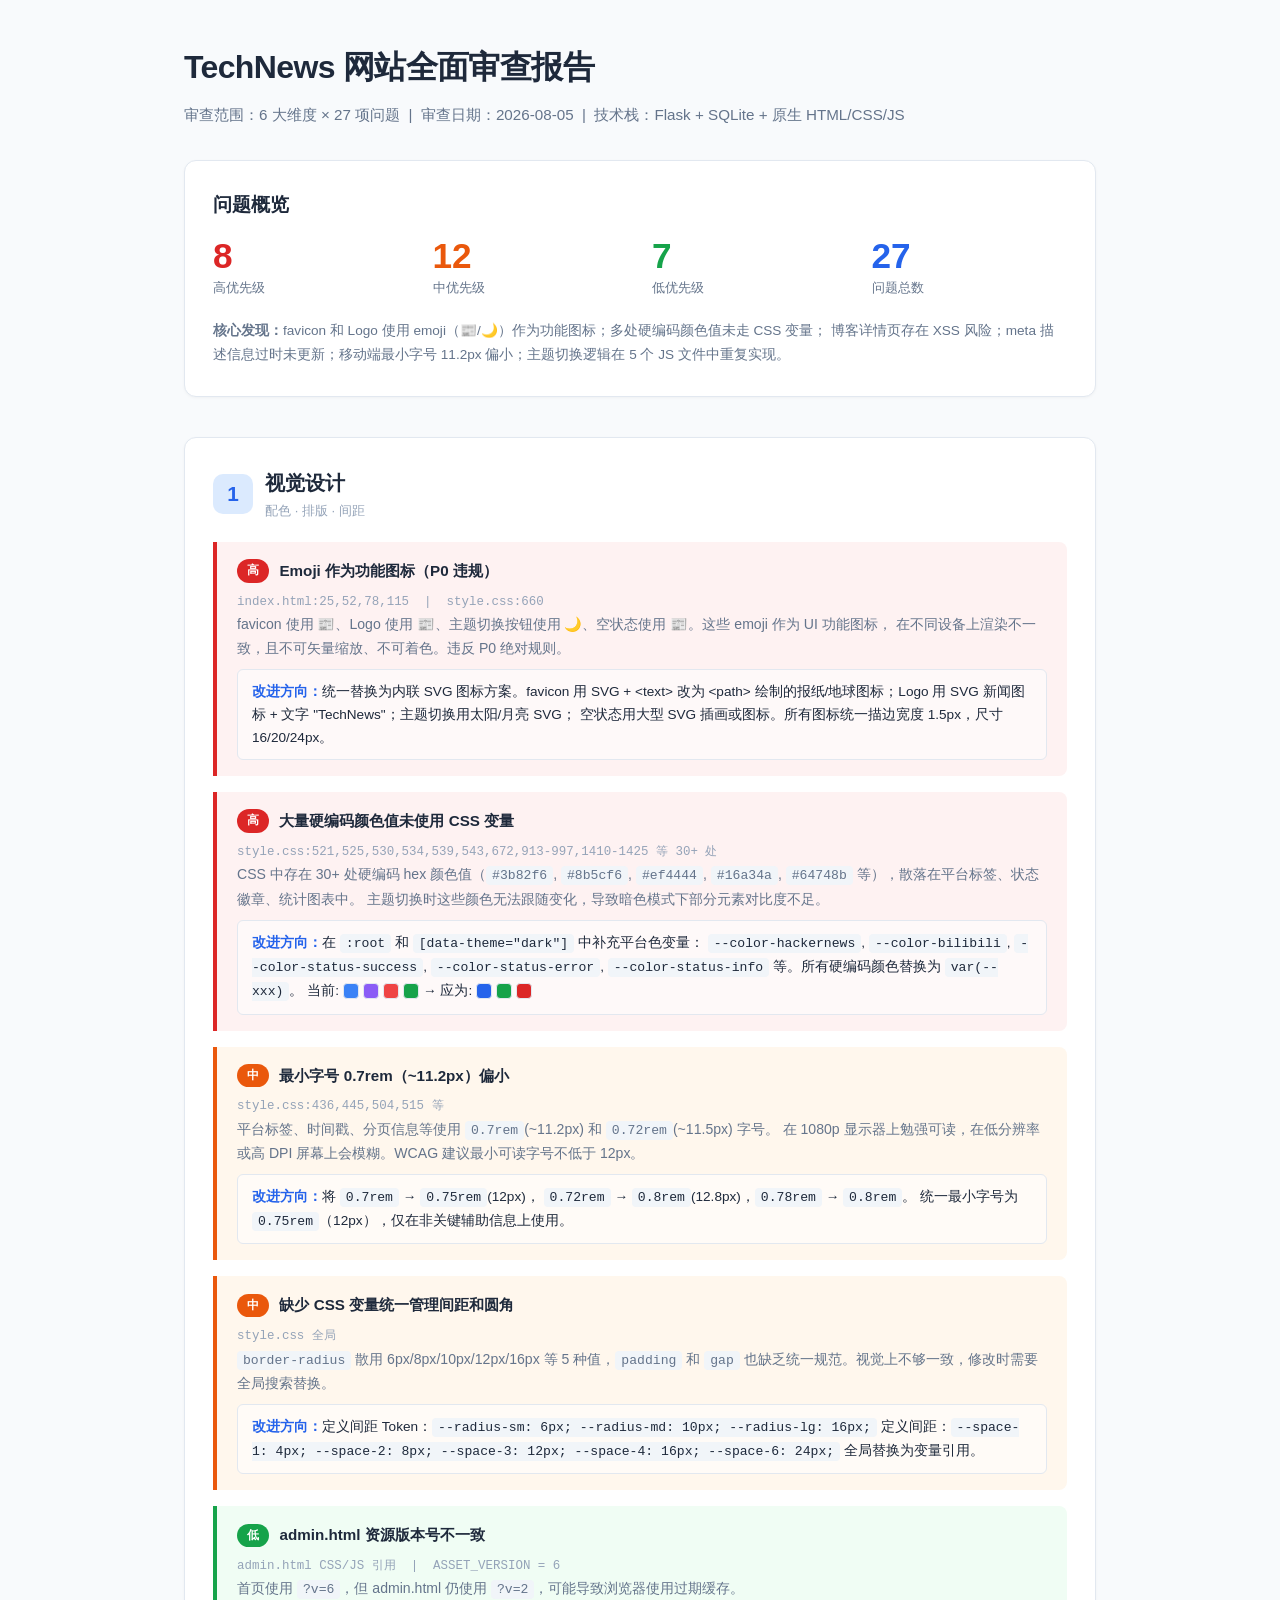
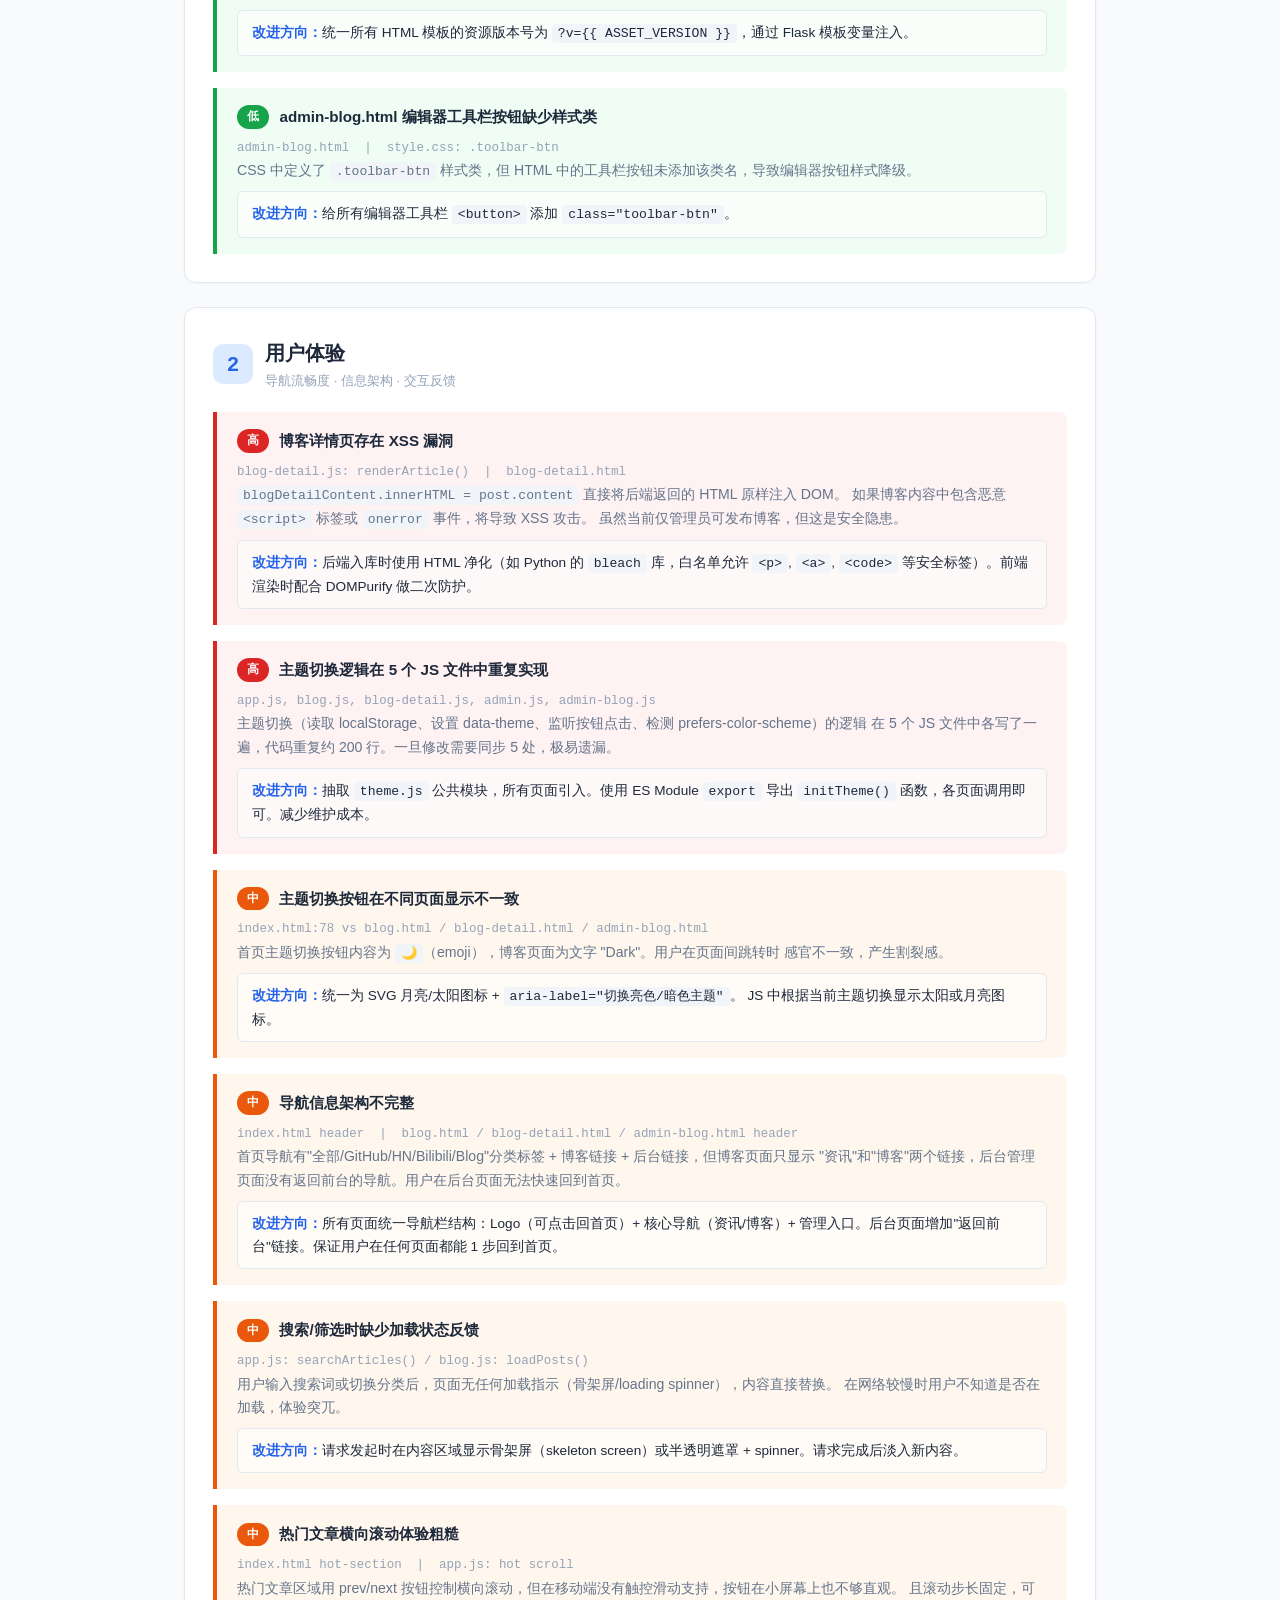
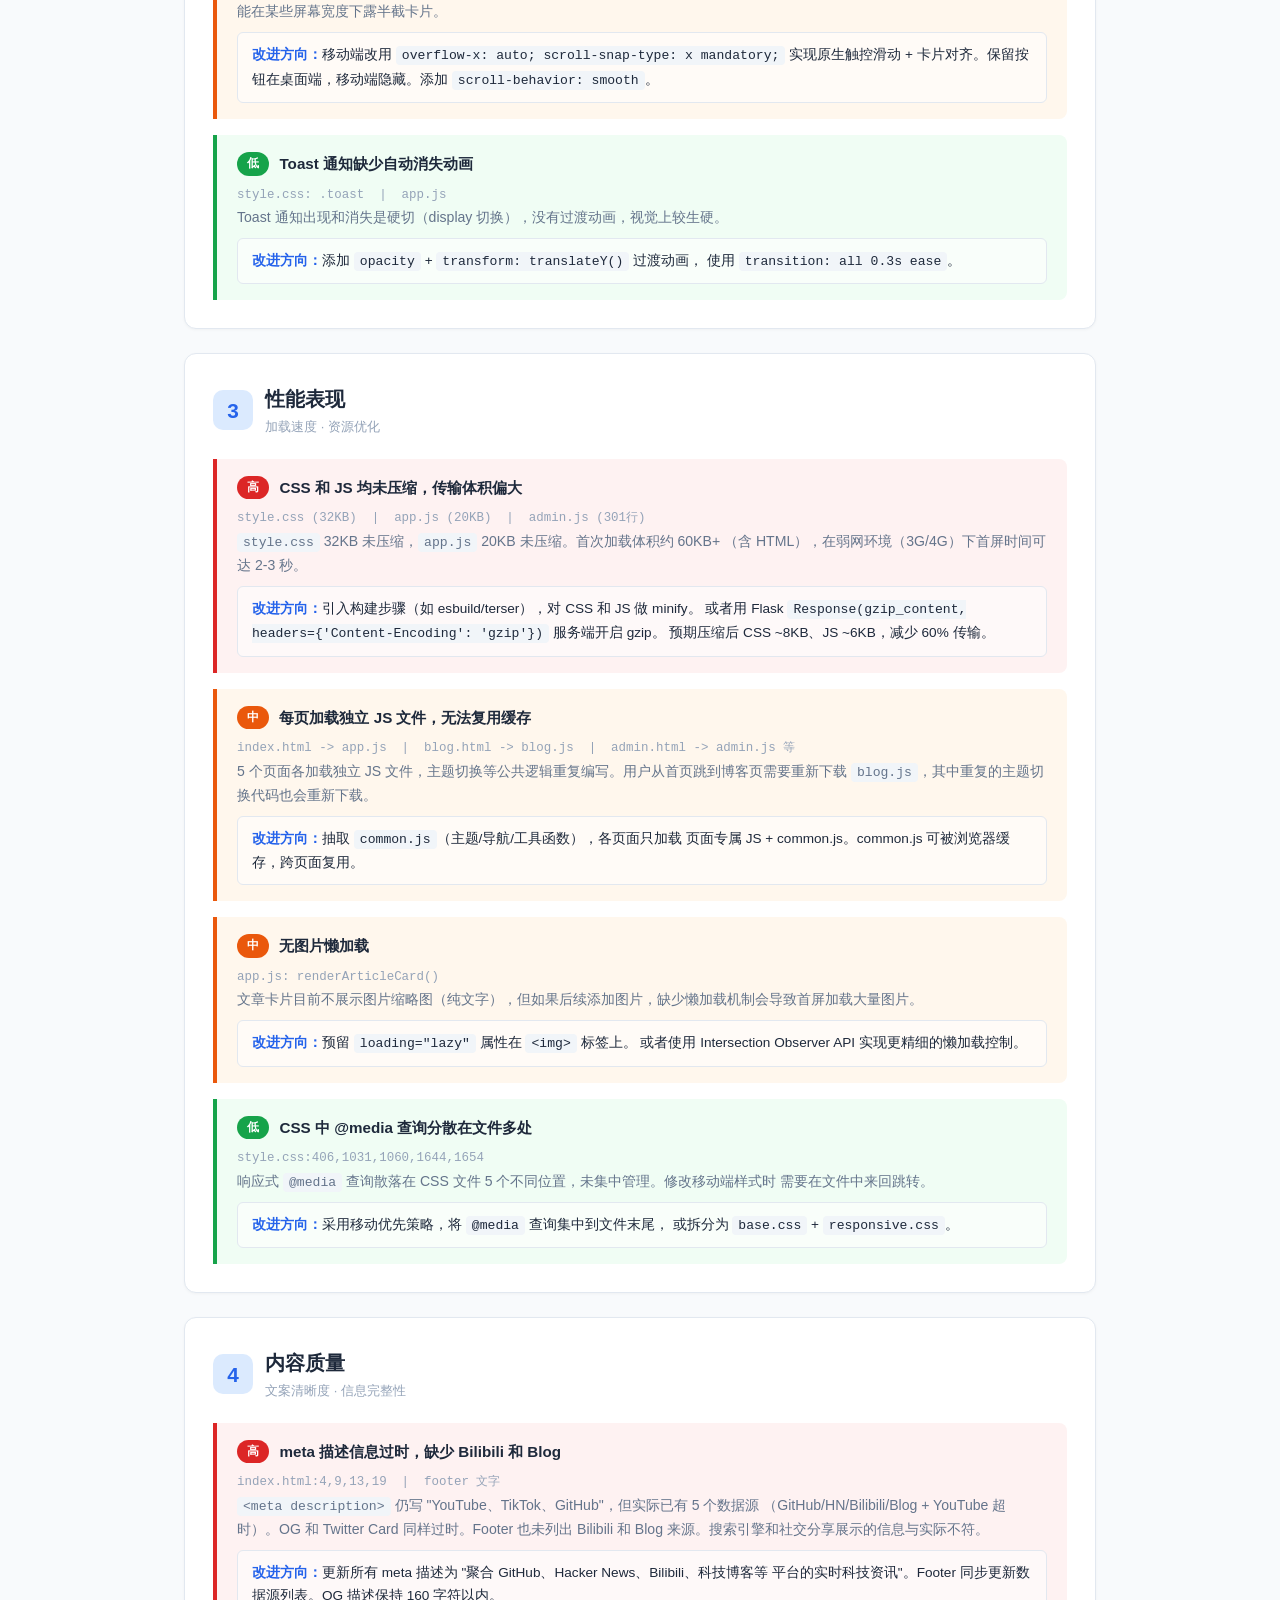
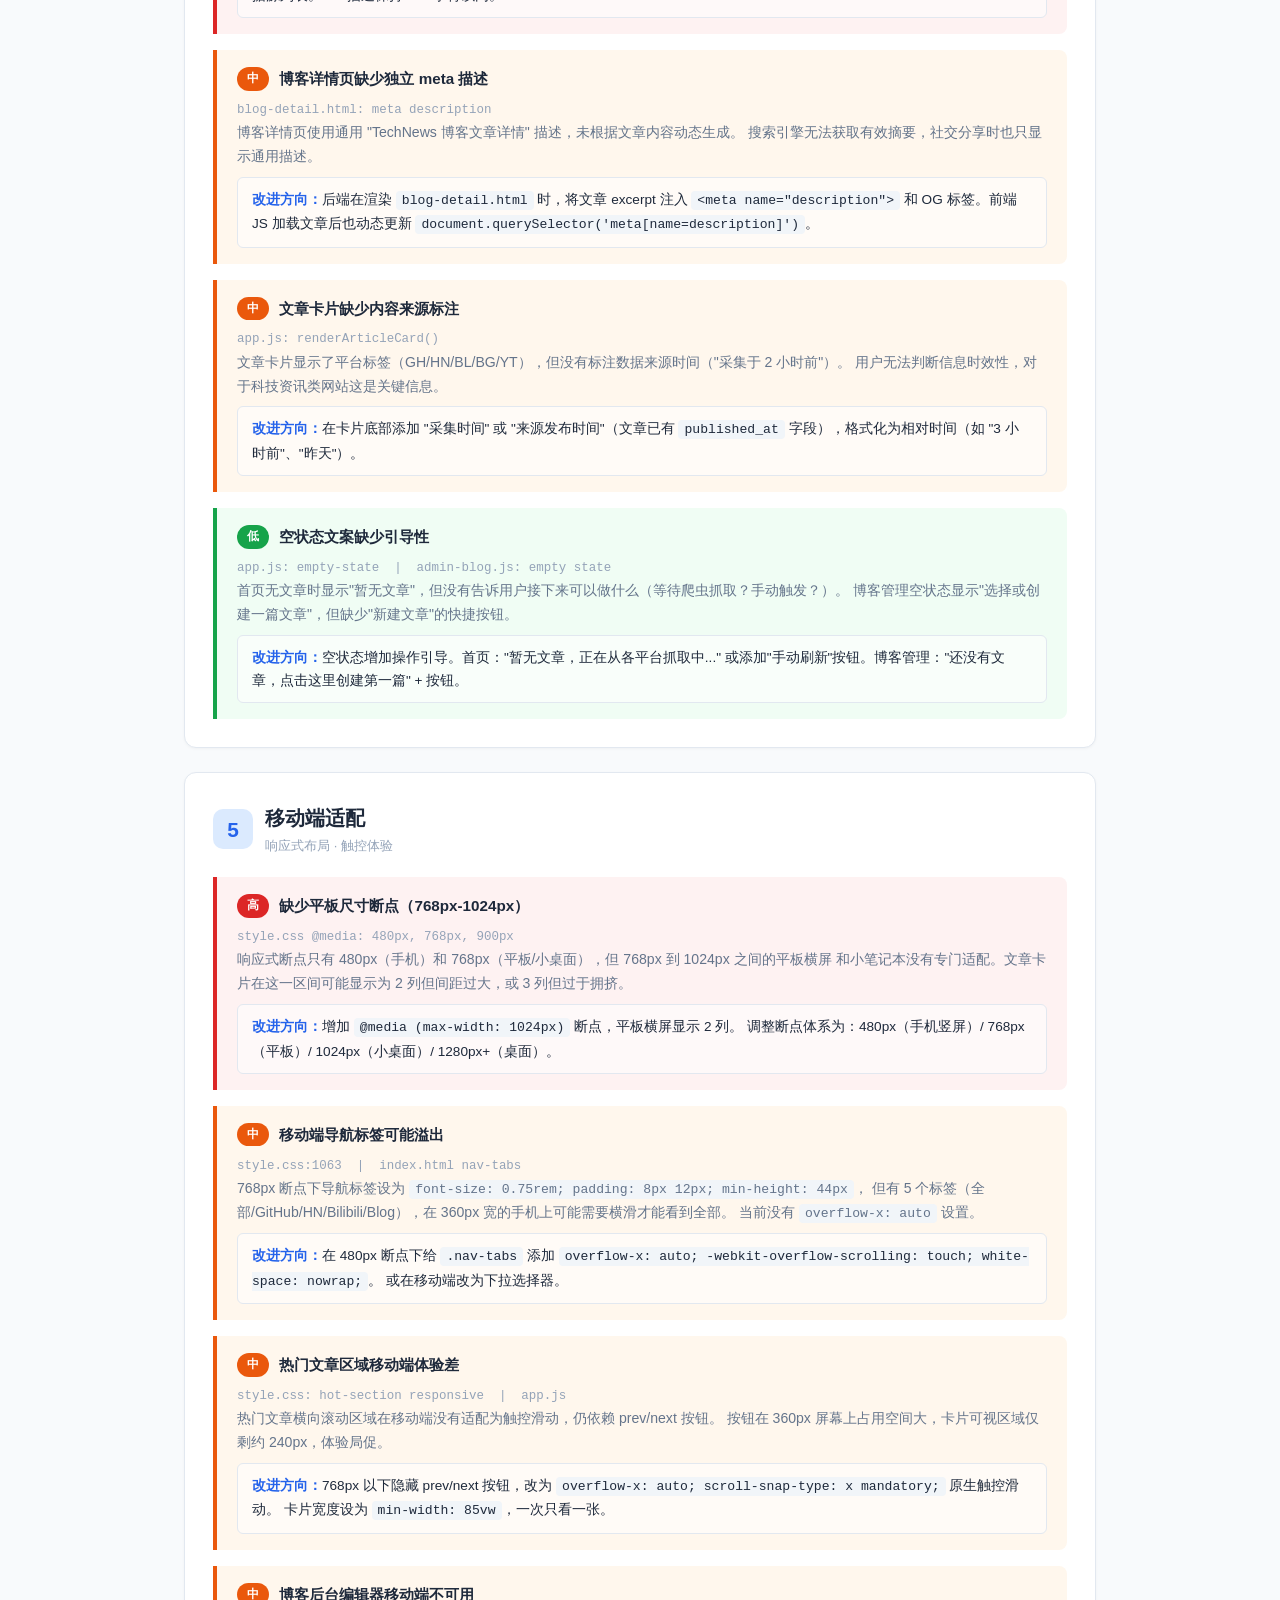
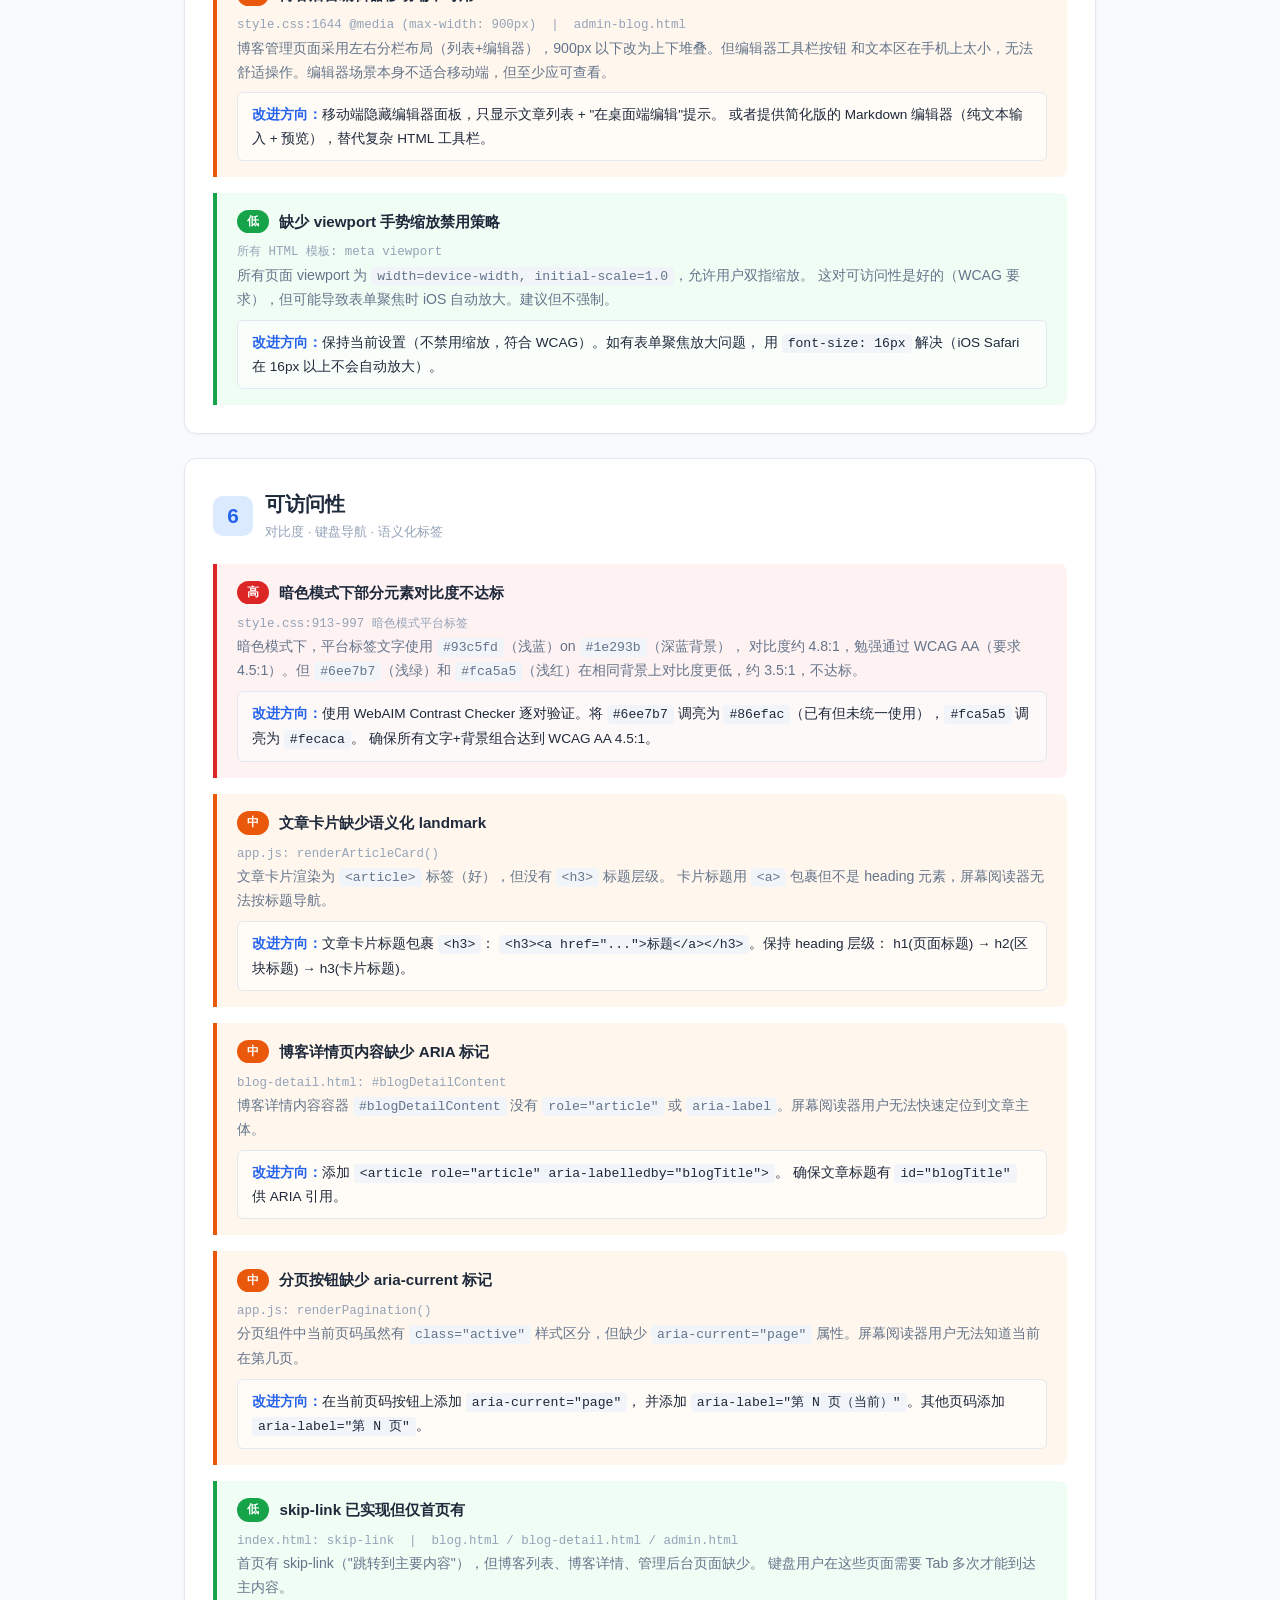
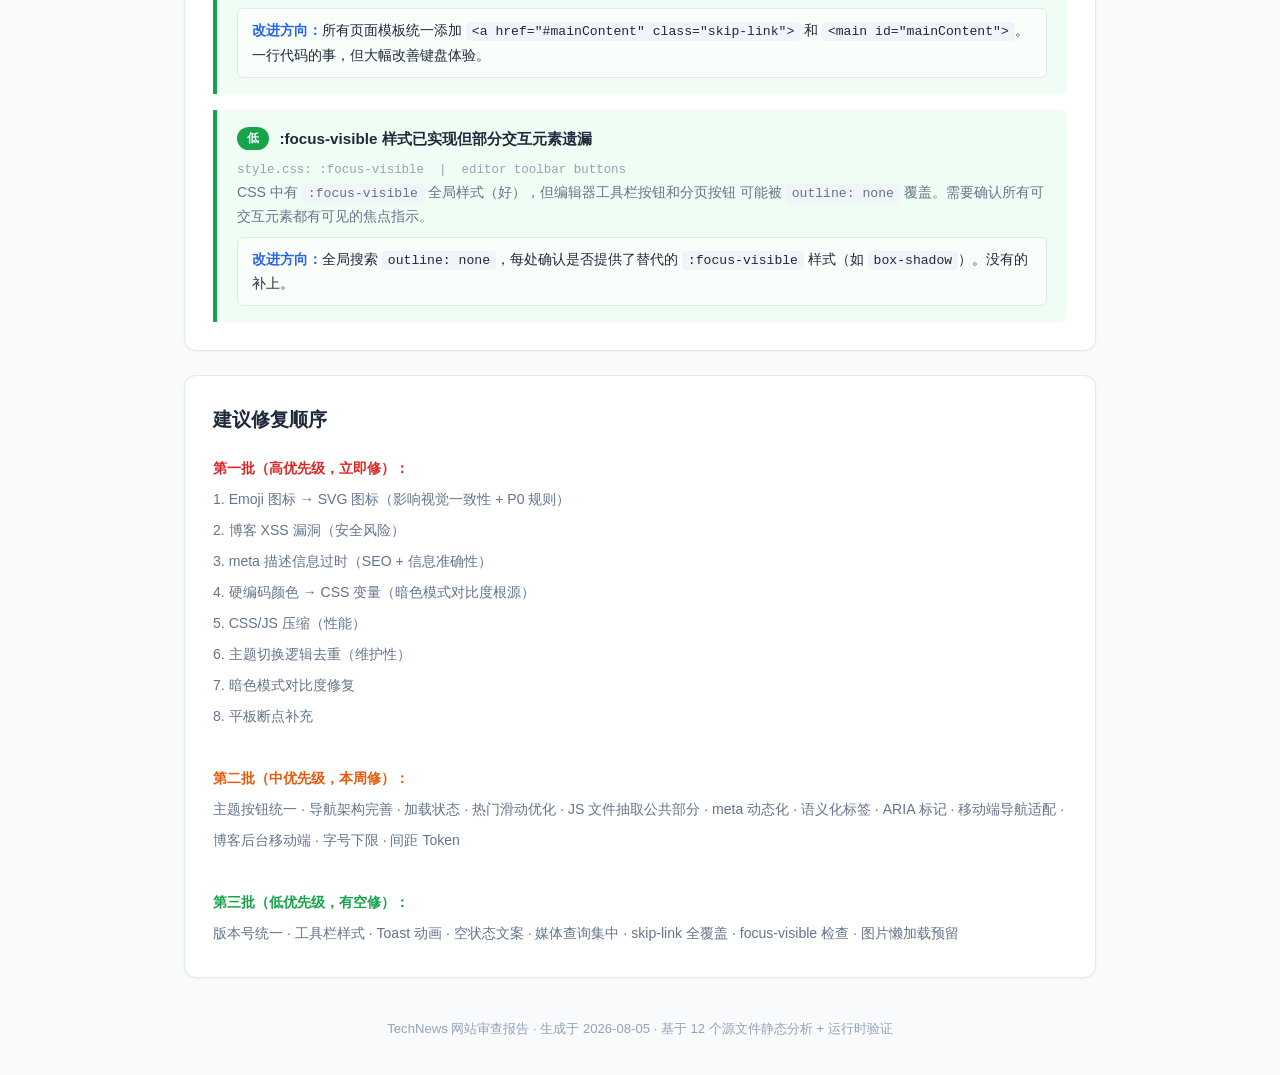
<file: website-review.html>
<!DOCTYPE html>
<html lang="zh-CN">
<head>
<meta charset="UTF-8">
<meta name="viewport" content="width=device-width, initial-scale=1.0">
<title>TechNews 网站全面审查报告</title>
<style>
  :root {
    --bg: #f8fafc;
    --surface: #ffffff;
    --border: #e2e8f0;
    --text: #1e293b;
    --text-secondary: #64748b;
    --text-tertiary: #94a3b8;
    --accent: #2563eb;
    --accent-light: #dbeafe;
    --red: #dc2626;
    --red-light: #fef2f2;
    --orange: #ea580c;
    --orange-light: #fff7ed;
    --green: #16a34a;
    --green-light: #f0fdf4;
    --code-bg: #f1f5f9;
  }
  * { margin: 0; padding: 0; box-sizing: border-box; }
  body {
    font-family: -apple-system, BlinkMacSystemFont, "Segoe UI", "Noto Sans SC", sans-serif;
    background: var(--bg);
    color: var(--text);
    line-height: 1.7;
    max-width: 960px;
    margin: 0 auto;
    padding: 40px 24px 80px;
  }
  h1 { font-size: 2rem; font-weight: 800; margin-bottom: 8px; letter-spacing: -0.02em; }
  .subtitle { color: var(--text-secondary); font-size: 0.95rem; margin-bottom: 32px; }
  .summary-card {
    background: var(--surface);
    border: 1px solid var(--border);
    border-radius: 12px;
    padding: 28px;
    margin-bottom: 40px;
    box-shadow: 0 1px 3px rgba(0,0,0,0.04);
  }
  .summary-card h2 { font-size: 1.2rem; margin-bottom: 16px; }
  .stat-row { display: flex; gap: 24px; flex-wrap: wrap; }
  .stat { flex: 1; min-width: 120px; }
  .stat-num { font-size: 2.2rem; font-weight: 800; line-height: 1; }
  .stat-label { font-size: 0.8rem; color: var(--text-secondary); margin-top: 4px; }
  .stat-high { color: var(--red); }
  .stat-mid { color: var(--orange); }
  .stat-low { color: var(--green); }

  .dimension {
    background: var(--surface);
    border: 1px solid var(--border);
    border-radius: 12px;
    padding: 28px;
    margin-bottom: 24px;
    box-shadow: 0 1px 3px rgba(0,0,0,0.04);
  }
  .dimension-header { display: flex; align-items: center; gap: 12px; margin-bottom: 20px; }
  .dimension-icon {
    width: 40px; height: 40px;
    border-radius: 10px;
    display: flex; align-items: center; justify-content: center;
    font-size: 1.3rem; font-weight: 700;
    flex-shrink: 0;
  }
  .dimension-title { font-size: 1.25rem; font-weight: 700; }
  .dimension-sub { font-size: 0.82rem; color: var(--text-tertiary); }

  .issue {
    border-left: 4px solid var(--border);
    padding: 16px 20px;
    margin-bottom: 16px;
    border-radius: 0 8px 8px 0;
    background: var(--bg);
  }
  .issue:last-child { margin-bottom: 0; }
  .issue-high { border-color: var(--red); background: var(--red-light); }
  .issue-mid { border-color: var(--orange); background: var(--orange-light); }
  .issue-low { border-color: var(--green); background: var(--green-light); }

  .issue-header { display: flex; align-items: center; gap: 10px; margin-bottom: 8px; flex-wrap: wrap; }
  .issue-title { font-weight: 700; font-size: 0.95rem; }
  .badge {
    font-size: 0.72rem;
    font-weight: 700;
    padding: 2px 10px;
    border-radius: 20px;
    text-transform: uppercase;
    letter-spacing: 0.04em;
  }
  .badge-high { background: var(--red); color: #fff; }
  .badge-mid { background: var(--orange); color: #fff; }
  .badge-low { background: var(--green); color: #fff; }
  .issue-location { font-size: 0.78rem; color: var(--text-tertiary); font-family: monospace; }
  .issue-desc { font-size: 0.88rem; color: var(--text-secondary); margin-bottom: 8px; }
  .issue-fix {
    font-size: 0.85rem;
    color: var(--text);
    background: rgba(255,255,255,0.6);
    padding: 10px 14px;
    border-radius: 6px;
    border: 1px solid var(--border);
  }
  .issue-fix strong { color: var(--accent); }

  .color-demo { display: inline-flex; gap: 4px; align-items: center; }
  .color-chip { width: 16px; height: 16px; border-radius: 4px; border: 1px solid var(--border); display: inline-block; }

  code { background: var(--code-bg); padding: 2px 6px; border-radius: 4px; font-size: 0.82rem; font-family: "SF Mono", "Cascadia Code", Consolas, monospace; }
  .code-block { background: var(--code-bg); padding: 12px 16px; border-radius: 6px; font-size: 0.82rem; overflow-x: auto; margin: 8px 0; }
  .code-block code { background: none; padding: 0; }

  .footer-note { text-align: center; color: var(--text-tertiary); font-size: 0.82rem; margin-top: 40px; }
</style>
</head>
<body>

<h1>TechNews 网站全面审查报告</h1>
<p class="subtitle">审查范围：6 大维度 &times; 27 项问题 &nbsp;|&nbsp; 审查日期：2026-08-05 &nbsp;|&nbsp; 技术栈：Flask + SQLite + 原生 HTML/CSS/JS</p>

<!-- 概览 -->
<div class="summary-card">
  <h2>问题概览</h2>
  <div class="stat-row">
    <div class="stat">
      <div class="stat-num stat-high">8</div>
      <div class="stat-label">高优先级</div>
    </div>
    <div class="stat">
      <div class="stat-num stat-mid">12</div>
      <div class="stat-label">中优先级</div>
    </div>
    <div class="stat">
      <div class="stat-num stat-low">7</div>
      <div class="stat-label">低优先级</div>
    </div>
    <div class="stat">
      <div class="stat-num" style="color:var(--accent)">27</div>
      <div class="stat-label">问题总数</div>
    </div>
  </div>
  <div style="margin-top:20px; font-size:0.85rem; color:var(--text-secondary); line-height:1.8;">
    <strong>核心发现：</strong>favicon 和 Logo 使用 emoji（📰/🌙）作为功能图标；多处硬编码颜色值未走 CSS 变量；
    博客详情页存在 XSS 风险；meta 描述信息过时未更新；移动端最小字号 11.2px 偏小；主题切换逻辑在 5 个 JS 文件中重复实现。
  </div>
</div>

<!-- 1. 视觉设计 -->
<div class="dimension">
  <div class="dimension-header">
    <div class="dimension-icon" style="background:var(--accent-light); color:var(--accent);">1</div>
    <div>
      <div class="dimension-title">视觉设计</div>
      <div class="dimension-sub">配色 &middot; 排版 &middot; 间距</div>
    </div>
  </div>

  <div class="issue issue-high">
    <div class="issue-header">
      <span class="badge badge-high">高</span>
      <span class="issue-title">Emoji 作为功能图标（P0 违规）</span>
    </div>
    <div class="issue-location">index.html:25,52,78,115 &nbsp;|&nbsp; style.css:660</div>
    <div class="issue-desc">
      favicon 使用 📰、Logo 使用 📰、主题切换按钮使用 🌙、空状态使用 📰。这些 emoji 作为 UI 功能图标，
      在不同设备上渲染不一致，且不可矢量缩放、不可着色。违反 P0 绝对规则。
    </div>
    <div class="issue-fix">
      <strong>改进方向：</strong>统一替换为内联 SVG 图标方案。favicon 用 SVG + &lt;text&gt; 改为 &lt;path&gt;
      绘制的报纸/地球图标；Logo 用 SVG 新闻图标 + 文字 "TechNews"；主题切换用太阳/月亮 SVG；
      空状态用大型 SVG 插画或图标。所有图标统一描边宽度 1.5px，尺寸 16/20/24px。
    </div>
  </div>

  <div class="issue issue-high">
    <div class="issue-header">
      <span class="badge badge-high">高</span>
      <span class="issue-title">大量硬编码颜色值未使用 CSS 变量</span>
    </div>
    <div class="issue-location">style.css:521,525,530,534,539,543,672,913-997,1410-1425 等 30+ 处</div>
    <div class="issue-desc">
      CSS 中存在 30+ 处硬编码 hex 颜色值（<code>#3b82f6</code>, <code>#8b5cf6</code>, <code>#ef4444</code>,
      <code>#16a34a</code>, <code>#64748b</code> 等），散落在平台标签、状态徽章、统计图表中。
      主题切换时这些颜色无法跟随变化，导致暗色模式下部分元素对比度不足。
    </div>
    <div class="issue-fix">
      <strong>改进方向：</strong>在 <code>:root</code> 和 <code>[data-theme="dark"]</code> 中补充平台色变量：
      <code>--color-hackernews</code>, <code>--color-bilibili</code>, <code>--color-status-success</code>,
      <code>--color-status-error</code>, <code>--color-status-info</code> 等。所有硬编码颜色替换为 <code>var(--xxx)</code>。
      <span class="color-demo">
        当前: <span class="color-chip" style="background:#3b82f6"></span><span class="color-chip" style="background:#8b5cf6"></span><span class="color-chip" style="background:#ef4444"></span><span class="color-chip" style="background:#16a34a"></span>
        &rarr; 应为: <span class="color-chip" style="background:var(--accent)"></span><span class="color-chip" style="background:var(--green)"></span><span class="color-chip" style="background:var(--red)"></span>
      </span>
    </div>
  </div>

  <div class="issue issue-mid">
    <div class="issue-header">
      <span class="badge badge-mid">中</span>
      <span class="issue-title">最小字号 0.7rem（~11.2px）偏小</span>
    </div>
    <div class="issue-location">style.css:436,445,504,515 等</div>
    <div class="issue-desc">
      平台标签、时间戳、分页信息等使用 <code>0.7rem</code>(~11.2px) 和 <code>0.72rem</code>(~11.5px) 字号。
      在 1080p 显示器上勉强可读，在低分辨率或高 DPI 屏幕上会模糊。WCAG 建议最小可读字号不低于 12px。
    </div>
    <div class="issue-fix">
      <strong>改进方向：</strong>将 <code>0.7rem</code> &rarr; <code>0.75rem</code>(12px)，
      <code>0.72rem</code> &rarr; <code>0.8rem</code>(12.8px)，<code>0.78rem</code> &rarr; <code>0.8rem</code>。
      统一最小字号为 <code>0.75rem</code>（12px），仅在非关键辅助信息上使用。
    </div>
  </div>

  <div class="issue issue-mid">
    <div class="issue-header">
      <span class="badge badge-mid">中</span>
      <span class="issue-title">缺少 CSS 变量统一管理间距和圆角</span>
    </div>
    <div class="issue-location">style.css 全局</div>
    <div class="issue-desc">
      <code>border-radius</code> 散用 6px/8px/10px/12px/16px 等 5 种值，<code>padding</code> 和 <code>gap</code>
      也缺乏统一规范。视觉上不够一致，修改时需要全局搜索替换。
    </div>
    <div class="issue-fix">
      <strong>改进方向：</strong>定义间距 Token：<code>--radius-sm: 6px; --radius-md: 10px; --radius-lg: 16px;</code>
      定义间距：<code>--space-1: 4px; --space-2: 8px; --space-3: 12px; --space-4: 16px; --space-6: 24px;</code>
      全局替换为变量引用。
    </div>
  </div>

  <div class="issue issue-low">
    <div class="issue-header">
      <span class="badge badge-low">低</span>
      <span class="issue-title">admin.html 资源版本号不一致</span>
    </div>
    <div class="issue-location">admin.html CSS/JS 引用 &nbsp;|&nbsp; ASSET_VERSION = 6</div>
    <div class="issue-desc">
      首页使用 <code>?v=6</code>，但 admin.html 仍使用 <code>?v=2</code>，可能导致浏览器使用过期缓存。
    </div>
    <div class="issue-fix">
      <strong>改进方向：</strong>统一所有 HTML 模板的资源版本号为 <code>?v={{ ASSET_VERSION }}</code>，通过 Flask 模板变量注入。
    </div>
  </div>

  <div class="issue issue-low">
    <div class="issue-header">
      <span class="badge badge-low">低</span>
      <span class="issue-title">admin-blog.html 编辑器工具栏按钮缺少样式类</span>
    </div>
    <div class="issue-location">admin-blog.html &nbsp;|&nbsp; style.css: .toolbar-btn</div>
    <div class="issue-desc">
      CSS 中定义了 <code>.toolbar-btn</code> 样式类，但 HTML 中的工具栏按钮未添加该类名，导致编辑器按钮样式降级。
    </div>
    <div class="issue-fix">
      <strong>改进方向：</strong>给所有编辑器工具栏 <code>&lt;button&gt;</code> 添加 <code>class="toolbar-btn"</code>。
    </div>
  </div>
</div>

<!-- 2. 用户体验 -->
<div class="dimension">
  <div class="dimension-header">
    <div class="dimension-icon" style="background:var(--accent-light); color:var(--accent);">2</div>
    <div>
      <div class="dimension-title">用户体验</div>
      <div class="dimension-sub">导航流畅度 &middot; 信息架构 &middot; 交互反馈</div>
    </div>
  </div>

  <div class="issue issue-high">
    <div class="issue-header">
      <span class="badge badge-high">高</span>
      <span class="issue-title">博客详情页存在 XSS 漏洞</span>
    </div>
    <div class="issue-location">blog-detail.js: renderArticle() &nbsp;|&nbsp; blog-detail.html</div>
    <div class="issue-desc">
      <code>blogDetailContent.innerHTML = post.content</code> 直接将后端返回的 HTML 原样注入 DOM。
      如果博客内容中包含恶意 <code>&lt;script&gt;</code> 标签或 <code>onerror</code> 事件，将导致 XSS 攻击。
      虽然当前仅管理员可发布博客，但这是安全隐患。
    </div>
    <div class="issue-fix">
      <strong>改进方向：</strong>后端入库时使用 HTML 净化（如 Python 的 <code>bleach</code> 库，白名单允许
      <code>&lt;p&gt;</code>, <code>&lt;a&gt;</code>, <code>&lt;code&gt;</code> 等安全标签）。前端渲染时配合
      DOMPurify 做二次防护。
    </div>
  </div>

  <div class="issue issue-high">
    <div class="issue-header">
      <span class="badge badge-high">高</span>
      <span class="issue-title">主题切换逻辑在 5 个 JS 文件中重复实现</span>
    </div>
    <div class="issue-location">app.js, blog.js, blog-detail.js, admin.js, admin-blog.js</div>
    <div class="issue-desc">
      主题切换（读取 localStorage、设置 data-theme、监听按钮点击、检测 prefers-color-scheme）的逻辑
      在 5 个 JS 文件中各写了一遍，代码重复约 200 行。一旦修改需要同步 5 处，极易遗漏。
    </div>
    <div class="issue-fix">
      <strong>改进方向：</strong>抽取 <code>theme.js</code> 公共模块，所有页面引入。使用 ES Module
      <code>export</code> 导出 <code>initTheme()</code> 函数，各页面调用即可。减少维护成本。
    </div>
  </div>

  <div class="issue issue-mid">
    <div class="issue-header">
      <span class="badge badge-mid">中</span>
      <span class="issue-title">主题切换按钮在不同页面显示不一致</span>
    </div>
    <div class="issue-location">index.html:78 vs blog.html / blog-detail.html / admin-blog.html</div>
    <div class="issue-desc">
      首页主题切换按钮内容为 <code>🌙</code>（emoji），博客页面为文字 "Dark"。用户在页面间跳转时
      感官不一致，产生割裂感。
    </div>
    <div class="issue-fix">
      <strong>改进方向：</strong>统一为 SVG 月亮/太阳图标 + <code>aria-label="切换亮色/暗色主题"</code>。
      JS 中根据当前主题切换显示太阳或月亮图标。
    </div>
  </div>

  <div class="issue issue-mid">
    <div class="issue-header">
      <span class="badge badge-mid">中</span>
      <span class="issue-title">导航信息架构不完整</span>
    </div>
    <div class="issue-location">index.html header &nbsp;|&nbsp; blog.html / blog-detail.html / admin-blog.html header</div>
    <div class="issue-desc">
      首页导航有"全部/GitHub/HN/Bilibili/Blog"分类标签 + 博客链接 + 后台链接，但博客页面只显示
      "资讯"和"博客"两个链接，后台管理页面没有返回前台的导航。用户在后台页面无法快速回到首页。
    </div>
    <div class="issue-fix">
      <strong>改进方向：</strong>所有页面统一导航栏结构：Logo（可点击回首页）+ 核心导航（资讯/博客）+
      管理入口。后台页面增加"返回前台"链接。保证用户在任何页面都能 1 步回到首页。
    </div>
  </div>

  <div class="issue issue-mid">
    <div class="issue-header">
      <span class="badge badge-mid">中</span>
      <span class="issue-title">搜索/筛选时缺少加载状态反馈</span>
    </div>
    <div class="issue-location">app.js: searchArticles() / blog.js: loadPosts()</div>
    <div class="issue-desc">
      用户输入搜索词或切换分类后，页面无任何加载指示（骨架屏/loading spinner），内容直接替换。
      在网络较慢时用户不知道是否在加载，体验突兀。
    </div>
    <div class="issue-fix">
      <strong>改进方向：</strong>请求发起时在内容区域显示骨架屏（skeleton screen）或半透明遮罩 +
      spinner。请求完成后淡入新内容。
    </div>
  </div>

  <div class="issue issue-mid">
    <div class="issue-header">
      <span class="badge badge-mid">中</span>
      <span class="issue-title">热门文章横向滚动体验粗糙</span>
    </div>
    <div class="issue-location">index.html hot-section &nbsp;|&nbsp; app.js: hot scroll</div>
    <div class="issue-desc">
      热门文章区域用 prev/next 按钮控制横向滚动，但在移动端没有触控滑动支持，按钮在小屏幕上也不够直观。
      且滚动步长固定，可能在某些屏幕宽度下露半截卡片。
    </div>
    <div class="issue-fix">
      <strong>改进方向：</strong>移动端改用 <code>overflow-x: auto; scroll-snap-type: x mandatory;</code>
      实现原生触控滑动 + 卡片对齐。保留按钮在桌面端，移动端隐藏。添加 <code>scroll-behavior: smooth</code>。
    </div>
  </div>

  <div class="issue issue-low">
    <div class="issue-header">
      <span class="badge badge-low">低</span>
      <span class="issue-title">Toast 通知缺少自动消失动画</span>
    </div>
    <div class="issue-location">style.css: .toast &nbsp;|&nbsp; app.js</div>
    <div class="issue-desc">
      Toast 通知出现和消失是硬切（display 切换），没有过渡动画，视觉上较生硬。
    </div>
    <div class="issue-fix">
      <strong>改进方向：</strong>添加 <code>opacity</code> + <code>transform: translateY()</code> 过渡动画，
      使用 <code>transition: all 0.3s ease</code>。
    </div>
  </div>
</div>

<!-- 3. 性能表现 -->
<div class="dimension">
  <div class="dimension-header">
    <div class="dimension-icon" style="background:var(--accent-light); color:var(--accent);">3</div>
    <div>
      <div class="dimension-title">性能表现</div>
      <div class="dimension-sub">加载速度 &middot; 资源优化</div>
    </div>
  </div>

  <div class="issue issue-high">
    <div class="issue-header">
      <span class="badge badge-high">高</span>
      <span class="issue-title">CSS 和 JS 均未压缩，传输体积偏大</span>
    </div>
    <div class="issue-location">style.css (32KB) &nbsp;|&nbsp; app.js (20KB) &nbsp;|&nbsp; admin.js (301行)</div>
    <div class="issue-desc">
      <code>style.css</code> 32KB 未压缩，<code>app.js</code> 20KB 未压缩。首次加载体积约 60KB+
      （含 HTML），在弱网环境（3G/4G）下首屏时间可达 2-3 秒。
    </div>
    <div class="issue-fix">
      <strong>改进方向：</strong>引入构建步骤（如 esbuild/terser），对 CSS 和 JS 做 minify。
      或者用 Flask <code>Response(gzip_content, headers={'Content-Encoding': 'gzip'})</code> 服务端开启 gzip。
      预期压缩后 CSS ~8KB、JS ~6KB，减少 60% 传输。
    </div>
  </div>

  <div class="issue issue-mid">
    <div class="issue-header">
      <span class="badge badge-mid">中</span>
      <span class="issue-title">每页加载独立 JS 文件，无法复用缓存</span>
    </div>
    <div class="issue-location">index.html -> app.js &nbsp;|&nbsp; blog.html -> blog.js &nbsp;|&nbsp; admin.html -> admin.js 等</div>
    <div class="issue-desc">
      5 个页面各加载独立 JS 文件，主题切换等公共逻辑重复编写。用户从首页跳到博客页需要重新下载
      <code>blog.js</code>，其中重复的主题切换代码也会重新下载。
    </div>
    <div class="issue-fix">
      <strong>改进方向：</strong>抽取 <code>common.js</code>（主题/导航/工具函数），各页面只加载
      页面专属 JS + common.js。common.js 可被浏览器缓存，跨页面复用。
    </div>
  </div>

  <div class="issue issue-mid">
    <div class="issue-header">
      <span class="badge badge-mid">中</span>
      <span class="issue-title">无图片懒加载</span>
    </div>
    <div class="issue-location">app.js: renderArticleCard()</div>
    <div class="issue-desc">
      文章卡片目前不展示图片缩略图（纯文字），但如果后续添加图片，缺少懒加载机制会导致首屏加载大量图片。
    </div>
    <div class="issue-fix">
      <strong>改进方向：</strong>预留 <code>loading="lazy"</code> 属性在 <code>&lt;img&gt;</code> 标签上。
      或者使用 Intersection Observer API 实现更精细的懒加载控制。
    </div>
  </div>

  <div class="issue issue-low">
    <div class="issue-header">
      <span class="badge badge-low">低</span>
      <span class="issue-title">CSS 中 @media 查询分散在文件多处</span>
    </div>
    <div class="issue-location">style.css:406,1031,1060,1644,1654</div>
    <div class="issue-desc">
      响应式 <code>@media</code> 查询散落在 CSS 文件 5 个不同位置，未集中管理。修改移动端样式时
      需要在文件中来回跳转。
    </div>
    <div class="issue-fix">
      <strong>改进方向：</strong>采用移动优先策略，将 <code>@media</code> 查询集中到文件末尾，
      或拆分为 <code>base.css</code> + <code>responsive.css</code>。
    </div>
  </div>
</div>

<!-- 4. 内容质量 -->
<div class="dimension">
  <div class="dimension-header">
    <div class="dimension-icon" style="background:var(--accent-light); color:var(--accent);">4</div>
    <div>
      <div class="dimension-title">内容质量</div>
      <div class="dimension-sub">文案清晰度 &middot; 信息完整性</div>
    </div>
  </div>

  <div class="issue issue-high">
    <div class="issue-header">
      <span class="badge badge-high">高</span>
      <span class="issue-title">meta 描述信息过时，缺少 Bilibili 和 Blog</span>
    </div>
    <div class="issue-location">index.html:4,9,13,19 &nbsp;|&nbsp; footer 文字</div>
    <div class="issue-desc">
      <code>&lt;meta description&gt;</code> 仍写 "YouTube、TikTok、GitHub"，但实际已有 5 个数据源
     （GitHub/HN/Bilibili/Blog + YouTube 超时）。OG 和 Twitter Card 同样过时。Footer 也未列出
      Bilibili 和 Blog 来源。搜索引擎和社交分享展示的信息与实际不符。
    </div>
    <div class="issue-fix">
      <strong>改进方向：</strong>更新所有 meta 描述为 "聚合 GitHub、Hacker News、Bilibili、科技博客等
      平台的实时科技资讯"。Footer 同步更新数据源列表。OG 描述保持 160 字符以内。
    </div>
  </div>

  <div class="issue issue-mid">
    <div class="issue-header">
      <span class="badge badge-mid">中</span>
      <span class="issue-title">博客详情页缺少独立 meta 描述</span>
    </div>
    <div class="issue-location">blog-detail.html: meta description</div>
    <div class="issue-desc">
      博客详情页使用通用 "TechNews 博客文章详情" 描述，未根据文章内容动态生成。
      搜索引擎无法获取有效摘要，社交分享时也只显示通用描述。
    </div>
    <div class="issue-fix">
      <strong>改进方向：</strong>后端在渲染 <code>blog-detail.html</code> 时，将文章 excerpt 注入
      <code>&lt;meta name="description"&gt;</code> 和 OG 标签。前端 JS 加载文章后也动态更新
      <code>document.querySelector('meta[name=description]')</code>。
    </div>
  </div>

  <div class="issue issue-mid">
    <div class="issue-header">
      <span class="badge badge-mid">中</span>
      <span class="issue-title">文章卡片缺少内容来源标注</span>
    </div>
    <div class="issue-location">app.js: renderArticleCard()</div>
    <div class="issue-desc">
      文章卡片显示了平台标签（GH/HN/BL/BG/YT），但没有标注数据来源时间（"采集于 2 小时前"）。
      用户无法判断信息时效性，对于科技资讯类网站这是关键信息。
    </div>
    <div class="issue-fix">
      <strong>改进方向：</strong>在卡片底部添加 "采集时间" 或 "来源发布时间"（文章已有
      <code>published_at</code> 字段），格式化为相对时间（如 "3 小时前"、"昨天"）。
    </div>
  </div>

  <div class="issue issue-low">
    <div class="issue-header">
      <span class="badge badge-low">低</span>
      <span class="issue-title">空状态文案缺少引导性</span>
    </div>
    <div class="issue-location">app.js: empty-state &nbsp;|&nbsp; admin-blog.js: empty state</div>
    <div class="issue-desc">
      首页无文章时显示"暂无文章"，但没有告诉用户接下来可以做什么（等待爬虫抓取？手动触发？）。
      博客管理空状态显示"选择或创建一篇文章"，但缺少"新建文章"的快捷按钮。
    </div>
    <div class="issue-fix">
      <strong>改进方向：</strong>空状态增加操作引导。首页："暂无文章，正在从各平台抓取中..."
      或添加"手动刷新"按钮。博客管理："还没有文章，点击这里创建第一篇" + 按钮。
    </div>
  </div>
</div>

<!-- 5. 移动端适配 -->
<div class="dimension">
  <div class="dimension-header">
    <div class="dimension-icon" style="background:var(--accent-light); color:var(--accent);">5</div>
    <div>
      <div class="dimension-title">移动端适配</div>
      <div class="dimension-sub">响应式布局 &middot; 触控体验</div>
    </div>
  </div>

  <div class="issue issue-high">
    <div class="issue-header">
      <span class="badge badge-high">高</span>
      <span class="issue-title">缺少平板尺寸断点（768px-1024px）</span>
    </div>
    <div class="issue-location">style.css @media: 480px, 768px, 900px</div>
    <div class="issue-desc">
      响应式断点只有 480px（手机）和 768px（平板/小桌面），但 768px 到 1024px 之间的平板横屏
      和小笔记本没有专门适配。文章卡片在这一区间可能显示为 2 列但间距过大，或 3 列但过于拥挤。
    </div>
    <div class="issue-fix">
      <strong>改进方向：</strong>增加 <code>@media (max-width: 1024px)</code> 断点，平板横屏显示 2 列。
      调整断点体系为：480px（手机竖屏）/ 768px（平板）/ 1024px（小桌面）/ 1280px+（桌面）。
    </div>
  </div>

  <div class="issue issue-mid">
    <div class="issue-header">
      <span class="badge badge-mid">中</span>
      <span class="issue-title">移动端导航标签可能溢出</span>
    </div>
    <div class="issue-location">style.css:1063 &nbsp;|&nbsp; index.html nav-tabs</div>
    <div class="issue-desc">
      768px 断点下导航标签设为 <code>font-size: 0.75rem; padding: 8px 12px; min-height: 44px</code>，
      但有 5 个标签（全部/GitHub/HN/Bilibili/Blog），在 360px 宽的手机上可能需要横滑才能看到全部。
      当前没有 <code>overflow-x: auto</code> 设置。
    </div>
    <div class="issue-fix">
      <strong>改进方向：</strong>在 480px 断点下给 <code>.nav-tabs</code> 添加
      <code>overflow-x: auto; -webkit-overflow-scrolling: touch; white-space: nowrap;</code>。
      或在移动端改为下拉选择器。
    </div>
  </div>

  <div class="issue issue-mid">
    <div class="issue-header">
      <span class="badge badge-mid">中</span>
      <span class="issue-title">热门文章区域移动端体验差</span>
    </div>
    <div class="issue-location">style.css: hot-section responsive &nbsp;|&nbsp; app.js</div>
    <div class="issue-desc">
      热门文章横向滚动区域在移动端没有适配为触控滑动，仍依赖 prev/next 按钮。
      按钮在 360px 屏幕上占用空间大，卡片可视区域仅剩约 240px，体验局促。
    </div>
    <div class="issue-fix">
      <strong>改进方向：</strong>768px 以下隐藏 prev/next 按钮，改为
      <code>overflow-x: auto; scroll-snap-type: x mandatory;</code> 原生触控滑动。
      卡片宽度设为 <code>min-width: 85vw</code>，一次只看一张。
    </div>
  </div>

  <div class="issue issue-mid">
    <div class="issue-header">
      <span class="badge badge-mid">中</span>
      <span class="issue-title">博客后台编辑器移动端不可用</span>
    </div>
    <div class="issue-location">style.css:1644 @media (max-width: 900px) &nbsp;|&nbsp; admin-blog.html</div>
    <div class="issue-desc">
      博客管理页面采用左右分栏布局（列表+编辑器），900px 以下改为上下堆叠。但编辑器工具栏按钮
      和文本区在手机上太小，无法舒适操作。编辑器场景本身不适合移动端，但至少应可查看。
    </div>
    <div class="issue-fix">
      <strong>改进方向：</strong>移动端隐藏编辑器面板，只显示文章列表 + "在桌面端编辑"提示。
      或者提供简化版的 Markdown 编辑器（纯文本输入 + 预览），替代复杂 HTML 工具栏。
    </div>
  </div>

  <div class="issue issue-low">
    <div class="issue-header">
      <span class="badge badge-low">低</span>
      <span class="issue-title">缺少 viewport 手势缩放禁用策略</span>
    </div>
    <div class="issue-location">所有 HTML 模板: meta viewport</div>
    <div class="issue-desc">
      所有页面 viewport 为 <code>width=device-width, initial-scale=1.0</code>，允许用户双指缩放。
      这对可访问性是好的（WCAG 要求），但可能导致表单聚焦时 iOS 自动放大。建议但不强制。
    </div>
    <div class="issue-fix">
      <strong>改进方向：</strong>保持当前设置（不禁用缩放，符合 WCAG）。如有表单聚焦放大问题，
      用 <code>font-size: 16px</code> 解决（iOS Safari 在 16px 以上不会自动放大）。
    </div>
  </div>
</div>

<!-- 6. 可访问性 -->
<div class="dimension">
  <div class="dimension-header">
    <div class="dimension-icon" style="background:var(--accent-light); color:var(--accent);">6</div>
    <div>
      <div class="dimension-title">可访问性</div>
      <div class="dimension-sub">对比度 &middot; 键盘导航 &middot; 语义化标签</div>
    </div>
  </div>

  <div class="issue issue-high">
    <div class="issue-header">
      <span class="badge badge-high">高</span>
      <span class="issue-title">暗色模式下部分元素对比度不达标</span>
    </div>
    <div class="issue-location">style.css:913-997 暗色模式平台标签</div>
    <div class="issue-desc">
      暗色模式下，平台标签文字使用 <code>#93c5fd</code>（浅蓝）on <code>#1e293b</code>（深蓝背景），
      对比度约 4.8:1，勉强通过 WCAG AA（要求 4.5:1）。但 <code>#6ee7b7</code>（浅绿）和
      <code>#fca5a5</code>（浅红）在相同背景上对比度更低，约 3.5:1，不达标。
    </div>
    <div class="issue-fix">
      <strong>改进方向：</strong>使用 WebAIM Contrast Checker 逐对验证。将 <code>#6ee7b7</code> 调亮为
      <code>#86efac</code>（已有但未统一使用），<code>#fca5a5</code> 调亮为 <code>#fecaca</code>。
      确保所有文字+背景组合达到 WCAG AA 4.5:1。
    </div>
  </div>

  <div class="issue issue-mid">
    <div class="issue-header">
      <span class="badge badge-mid">中</span>
      <span class="issue-title">文章卡片缺少语义化 landmark</span>
    </div>
    <div class="issue-location">app.js: renderArticleCard()</div>
    <div class="issue-desc">
      文章卡片渲染为 <code>&lt;article&gt;</code> 标签（好），但没有 <code>&lt;h3&gt;</code> 标题层级。
      卡片标题用 <code>&lt;a&gt;</code> 包裹但不是 heading 元素，屏幕阅读器无法按标题导航。
    </div>
    <div class="issue-fix">
      <strong>改进方向：</strong>文章卡片标题包裹 <code>&lt;h3&gt;</code>：
      <code>&lt;h3&gt;&lt;a href="..."&gt;标题&lt;/a&gt;&lt;/h3&gt;</code>。保持 heading 层级：
      h1(页面标题) &rarr; h2(区块标题) &rarr; h3(卡片标题)。
    </div>
  </div>

  <div class="issue issue-mid">
    <div class="issue-header">
      <span class="badge badge-mid">中</span>
      <span class="issue-title">博客详情页内容缺少 ARIA 标记</span>
    </div>
    <div class="issue-location">blog-detail.html: #blogDetailContent</div>
    <div class="issue-desc">
      博客详情内容容器 <code>#blogDetailContent</code> 没有 <code>role="article"</code> 或
      <code>aria-label</code>。屏幕阅读器用户无法快速定位到文章主体。
    </div>
    <div class="issue-fix">
      <strong>改进方向：</strong>添加 <code>&lt;article role="article" aria-labelledby="blogTitle"&gt;</code>。
      确保文章标题有 <code>id="blogTitle"</code> 供 ARIA 引用。
    </div>
  </div>

  <div class="issue issue-mid">
    <div class="issue-header">
      <span class="badge badge-mid">中</span>
      <span class="issue-title">分页按钮缺少 aria-current 标记</span>
    </div>
    <div class="issue-location">app.js: renderPagination()</div>
    <div class="issue-desc">
      分页组件中当前页码虽然有 <code>class="active"</code> 样式区分，但缺少
      <code>aria-current="page"</code> 属性。屏幕阅读器用户无法知道当前在第几页。
    </div>
    <div class="issue-fix">
      <strong>改进方向：</strong>在当前页码按钮上添加 <code>aria-current="page"</code>，
      并添加 <code>aria-label="第 N 页（当前）"</code>。其他页码添加 <code>aria-label="第 N 页"</code>。
    </div>
  </div>

  <div class="issue issue-low">
    <div class="issue-header">
      <span class="badge badge-low">低</span>
      <span class="issue-title">skip-link 已实现但仅首页有</span>
    </div>
    <div class="issue-location">index.html: skip-link &nbsp;|&nbsp; blog.html / blog-detail.html / admin.html</div>
    <div class="issue-desc">
      首页有 skip-link（"跳转到主要内容"），但博客列表、博客详情、管理后台页面缺少。
      键盘用户在这些页面需要 Tab 多次才能到达主内容。
    </div>
    <div class="issue-fix">
      <strong>改进方向：</strong>所有页面模板统一添加 <code>&lt;a href="#mainContent" class="skip-link"&gt;</code>
      和 <code>&lt;main id="mainContent"&gt;</code>。一行代码的事，但大幅改善键盘体验。
    </div>
  </div>

  <div class="issue issue-low">
    <div class="issue-header">
      <span class="badge badge-low">低</span>
      <span class="issue-title">:focus-visible 样式已实现但部分交互元素遗漏</span>
    </div>
    <div class="issue-location">style.css: :focus-visible &nbsp;|&nbsp; editor toolbar buttons</div>
    <div class="issue-desc">
      CSS 中有 <code>:focus-visible</code> 全局样式（好），但编辑器工具栏按钮和分页按钮
      可能被 <code>outline: none</code> 覆盖。需要确认所有可交互元素都有可见的焦点指示。
    </div>
    <div class="issue-fix">
      <strong>改进方向：</strong>全局搜索 <code>outline: none</code>，每处确认是否提供了替代的
      <code>:focus-visible</code> 样式（如 <code>box-shadow</code>）。没有的补上。
    </div>
  </div>
</div>

<!-- 修复优先级排序 -->
<div class="summary-card">
  <h2>建议修复顺序</h2>
  <div style="font-size: 0.88rem; line-height: 2.2; color: var(--text-secondary);">
    <div><strong style="color:var(--red)">第一批（高优先级，立即修）：</strong></div>
    <div>1. Emoji 图标 &rarr; SVG 图标（影响视觉一致性 + P0 规则）</div>
    <div>2. 博客 XSS 漏洞（安全风险）</div>
    <div>3. meta 描述信息过时（SEO + 信息准确性）</div>
    <div>4. 硬编码颜色 &rarr; CSS 变量（暗色模式对比度根源）</div>
    <div>5. CSS/JS 压缩（性能）</div>
    <div>6. 主题切换逻辑去重（维护性）</div>
    <div>7. 暗色模式对比度修复</div>
    <div>8. 平板断点补充</div>
    <br>
    <div><strong style="color:var(--orange)">第二批（中优先级，本周修）：</strong></div>
    <div>主题按钮统一 &middot; 导航架构完善 &middot; 加载状态 &middot; 热门滑动优化 &middot;
      JS 文件抽取公共部分 &middot; meta 动态化 &middot; 语义化标签 &middot; ARIA 标记 &middot; 移动端导航适配 &middot; 博客后台移动端 &middot; 字号下限 &middot; 间距 Token</div>
    <br>
    <div><strong style="color:var(--green)">第三批（低优先级，有空修）：</strong></div>
    <div>版本号统一 &middot; 工具栏样式 &middot; Toast 动画 &middot; 空状态文案 &middot; 媒体查询集中 &middot; skip-link 全覆盖 &middot; focus-visible 检查 &middot; 图片懒加载预留</div>
  </div>
</div>

<div class="footer-note">
  TechNews 网站审查报告 &middot; 生成于 2026-08-05 &middot; 基于 12 个源文件静态分析 + 运行时验证
</div>

</body>
</html>
</file>
